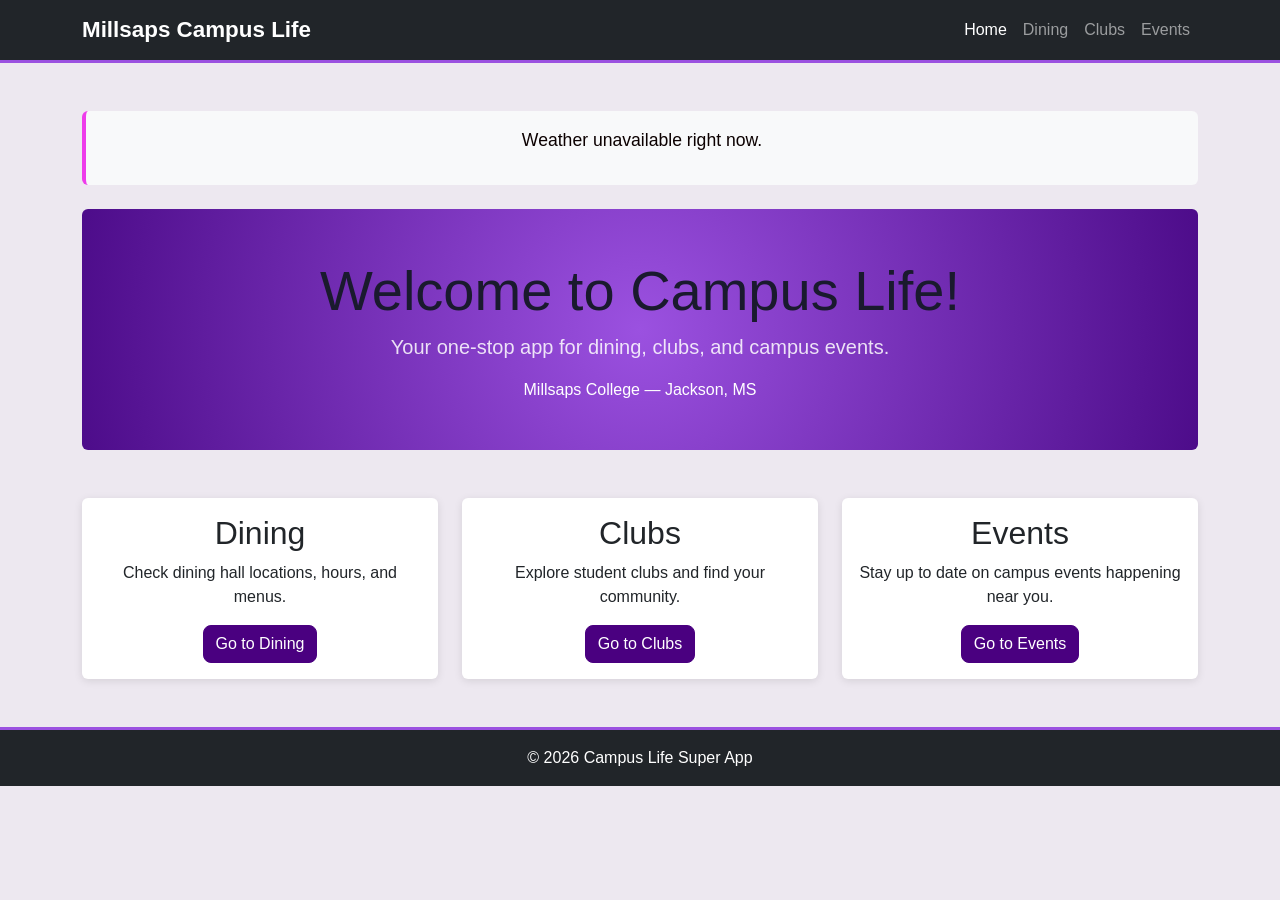
<file: index.html>
<!DOCTYPE html>
<html lang="en">
  <head>
    <meta charset="UTF-8" />
    <meta name="viewport" content="width=device-width, initial-scale=1.0" />
    <title>Millsaps Campus Life Super App</title>

    <!-- this line loads bootstrap css -->
    <link
      href="https://cdn.jsdelivr.net/npm/bootstrap@5.3.0/dist/css/bootstrap.min.css"
      rel="stylesheet"
    />

    <!-- this line loads my custom styles from styles.css -->
    <link rel="stylesheet" href="css/styles.css" />
  </head>

  <body>

    <!-- top nav bar  -->
    <nav class="navbar navbar-expand-lg navbar-dark bg-dark">
      <div class="container">

        <!-- logo and app name -->
        <a class="navbar-brand" href="index.html"> Millsaps Campus Life</a>

        <!-- menu symbol that works on phones -->
        <button
          class="navbar-toggler"
          type="button"
          data-bs-toggle="collapse"
          data-bs-target="#navbarNav"
          aria-controls="navbarNav"
          aria-expanded="false"
          aria-label="Toggle navigation"
        >
          <span class="navbar-toggler-icon"></span>
        </button>

        <!-- home, dining, clubs, events links -->
        <div class="collapse navbar-collapse" id="navbarNav">
          <ul class="navbar-nav ms-auto">
            <li class="nav-item">
              <a class="nav-link active" href="index.html" aria-current="page">Home</a>
            </li>
            <li class="nav-item">
              <a class="nav-link" href="dining.html">Dining</a>
            </li>
            <li class="nav-item">
              <a class="nav-link" href="clubs.html">Clubs</a>
            </li>
            <li class="nav-item">
              <a class="nav-link" href="events.html">Events</a>
            </li>
          </ul>
        </div>

      </div>
    </nav>

    <!-- middle of the page users will see -->
    <main class="container my-5">
        <!-- weather widget so users can see the current weather in jxn this is using api -->
      <div id="weather-widget" class="text-center mb-4 p-3 bg-light rounded">
        <p id="weather-display">Loading weather...</p>
      </div>

      <!-- welcome hero banner -->
       <div id="hero" class="text-center py-5 mb-5 rounded">
        <h1 class="display-4">Welcome to Campus Life!</h1>
         <p class="lead">Your one-stop app for dining, clubs, and campus events.</p>
         <p class="mb-0">Millsaps College — Jackson, MS</p>
        </div>

      <!-- 3 clickable boxes for each feature -->
      <div class="row g-4">

        <div class="col-md-4">
          <div class="card h-100 text-center">
            <div class="card-body">
              <h2 class="card-title">Dining</h2>
              <p class="card-text">Check dining hall locations, hours, and menus.</p>
              <a href="dining.html" class="btn btn-primary">Go to Dining</a>
            </div>
          </div>
        </div>

        <div class="col-md-4">
          <div class="card h-100 text-center">
            <div class="card-body">
              <h2 class="card-title">Clubs</h2>
              <p class="card-text">Explore student clubs and find your community.</p>
              <a href="clubs.html" class="btn btn-primary">Go to Clubs</a>
            </div>
          </div>
        </div>

        <div class="col-md-4">
          <div class="card h-100 text-center">
            <div class="card-body">
              <h2 class="card-title">Events</h2>
              <p class="card-text">Stay up to date on campus events happening near you.</p>
              <a href="events.html" class="btn btn-primary">Go to Events</a>
            </div>
          </div>
        </div>

      </div>
    </main>

    <!-- footer -->
    <footer class="text-center py-3 bg-dark text-white mt-5">
      <p class="mb-0">&copy; 2026 Campus Life Super App</p>
    </footer>

    <!-- makes the phone menu work -->
    <script src="https://cdn.jsdelivr.net/npm/bootstrap@5.3.0/dist/js/bootstrap.bundle.min.js"></script>

    <!-- connects the javascript file main.js -->
    <script src="js/main.js"></script>

  </body>
</html>
</file>
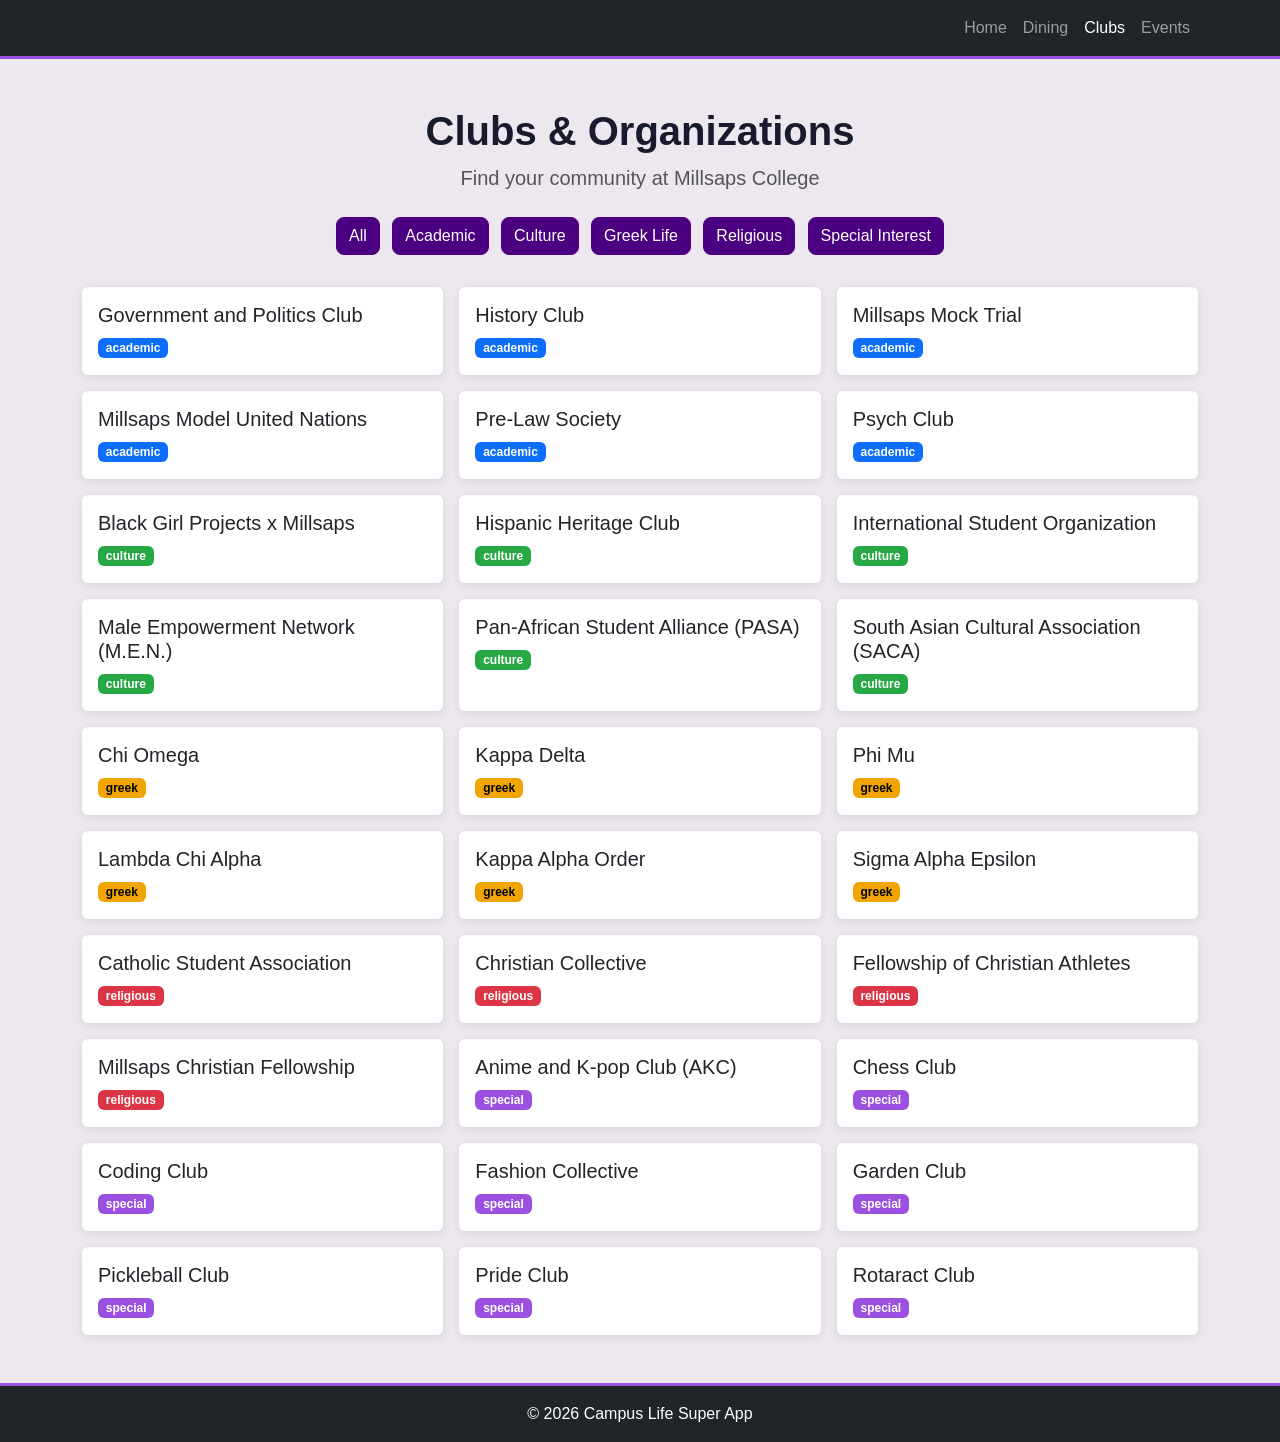
<file: clubs.html>
<!DOCTYPE html>
<html lang="en">
  <head>
    <meta charset="UTF-8" />
    <meta name="viewport" content="width=device-width, initial-scale=1.0" />
    <title>Clubs - Campus Life</title>

    <!-- bootstrap css -->
    <link href="https://cdn.jsdelivr.net/npm/bootstrap@5.3.0/dist/css/bootstrap.min.css" rel="stylesheet" />

    <!-- custom css -->
    <link rel="stylesheet" href="css/styles.css" />
  </head>
  
  <body>

    <!-- navbar -->
    <nav class="navbar navbar-expand-lg navbar-dark bg-dark">
      <div class="container">
        <a class="nav-link active" href="clubs.html" aria-current="page">Clubs</a>
        <button class="navbar-toggler" type="button" data-bs-toggle="collapse" data-bs-target="#navbarNav" aria-controls="navbarNav" aria-expanded="false" aria-label="Toggle navigation">
          <span class="navbar-toggler-icon"></span>
        </button>
        <div class="collapse navbar-collapse" id="navbarNav">
          <ul class="navbar-nav ms-auto">
            <li class="nav-item">
              <a class="nav-link" href="index.html">Home</a>
            </li>
            <li class="nav-item">
              <a class="nav-link" href="dining.html">Dining</a>
            </li>
            <li class="nav-item">
              <a class="nav-link active" href="clubs.html">Clubs</a>
            </li>
            <li class="nav-item">
              <a class="nav-link" href="events.html">Events</a>
            </li>
          </ul>
        </div>
      </div>
    </nav>

    <!-- main content -->
    <main class="container my-5">

      <!-- Clubs heading -->
      <h1 class="text-center mb-2"> Clubs & Organizations</h1>
      <p class="text-center lead mb-4">Find your community at Millsaps College</p>

      <!-- clicking these buttons shows only clubs in that category -->
      <div class="text-center mb-4">
        <button class="btn btn-outline-primary mx-1 mb-2" onclick="filterClubs('all')">All</button>
        <button class="btn btn-outline-primary mx-1 mb-2" onclick="filterClubs('academic')">Academic</button>
        <button class="btn btn-outline-primary mx-1 mb-2" onclick="filterClubs('culture')">Culture</button>
        <button class="btn btn-outline-primary mx-1 mb-2" onclick="filterClubs('greek')">Greek Life</button>
        <button class="btn btn-outline-primary mx-1 mb-2" onclick="filterClubs('religious')">Religious</button>
        <button class="btn btn-outline-primary mx-1 mb-2" onclick="filterClubs('special')">Special Interest</button>
      </div>

      <!-- club cards will show up here when a filter button is clicked -->
      <div id="clubs-container" class="row g-3"></div>

    </main>

    <!-- footer -->
    <footer class="text-center py-3 bg-dark text-white mt-5">
      <p class="mb-0">&copy; 2026 Campus Life Super App</p>
    </footer>

    <!-- bootstrap js -->
    <script src="https://cdn.jsdelivr.net/npm/bootstrap@5.3.0/dist/js/bootstrap.bundle.min.js"></script>

    <!-- custom js -->
    <script src="js/main.js"></script>

  </body>
</html>
</file>
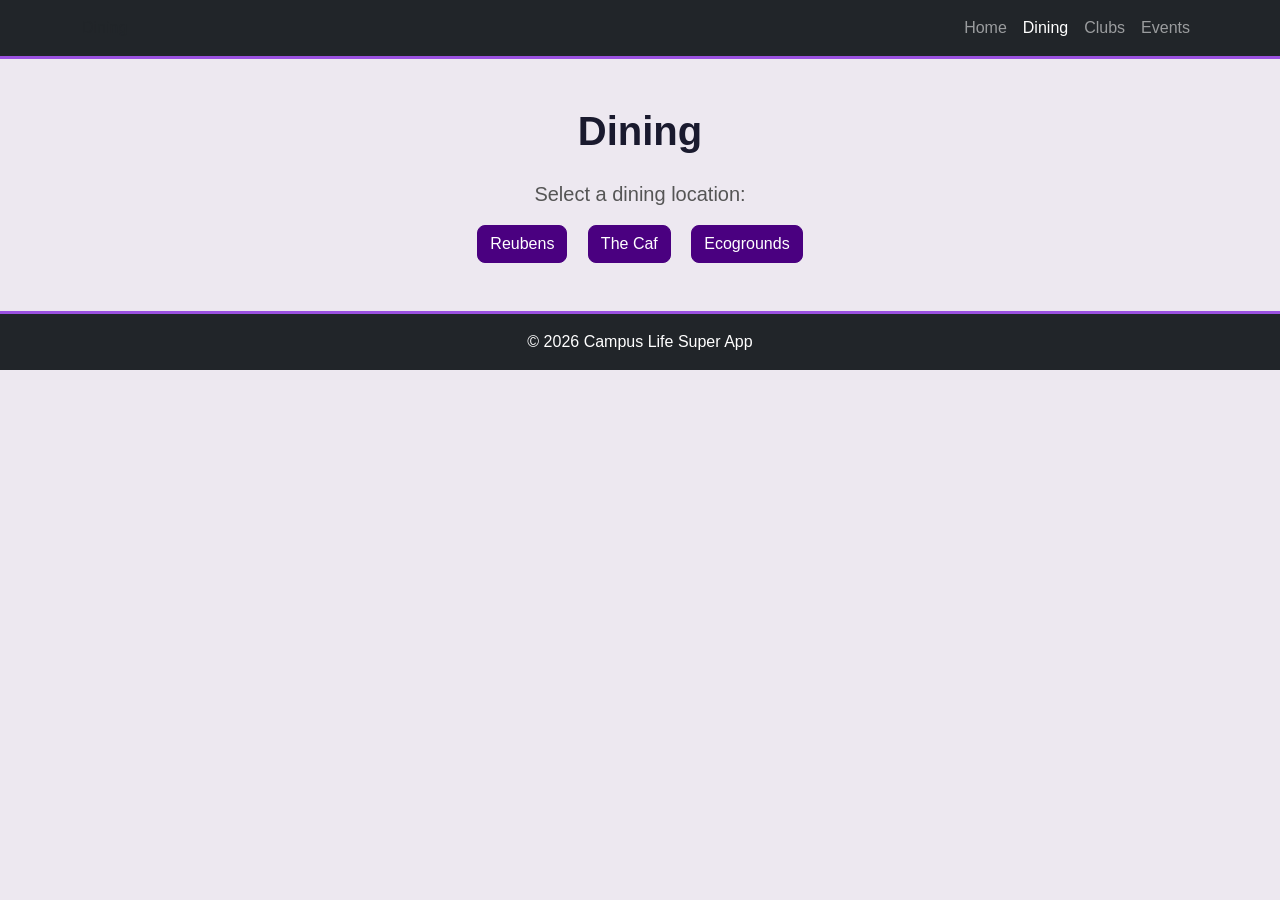
<file: dining.html>
<!DOCTYPE html>
<html lang="en">
  <head>
    <meta charset="UTF-8" />
    <meta name="viewport" content="width=device-width, initial-scale=1.0" />
    <title>Dining - Campus Life</title>

    <!--  this line loads bootstrap css -->

    <link href="https://cdn.jsdelivr.net/npm/bootstrap@5.3.0/dist/css/bootstrap.min.css" rel="stylesheet" />

    <!-- this line loads my custom styles from styles.css (this will be the same for every page so I won't keep repeating this comment) -->
    <link rel="stylesheet" href="css/styles.css" />
  </head>

  <body>

    <!-- navbar (also same on every page) -->
    <nav class="navbar navbar-expand-lg navbar-dark bg-dark">
      <div class="container">
        <a class="nav-link active" href="dining.html" aria-current="page">Dining</a>
        <button class="navbar-toggler" type="button" data-bs-toggle="collapse" data-bs-target="#navbarNav" aria-controls="navbarNav" aria-expanded="false" aria-label="Toggle navigation">
          <span class="navbar-toggler-icon"></span>
        </button>
        <div class="collapse navbar-collapse" id="navbarNav">
          <ul class="navbar-nav ms-auto">
            <li class="nav-item">
              <a class="nav-link" href="index.html">Home</a>
            </li>
            <li class="nav-item">
              <a class="nav-link active" href="dining.html">Dining</a>
            </li>
            <li class="nav-item">
              <a class="nav-link" href="clubs.html">Clubs</a>
            </li>
            <li class="nav-item">
              <a class="nav-link" href="events.html">Events</a>
            </li>
          </ul>
        </div>
      </div>
    </nav>

    <!-- what user sees -->
    <main class="container my-5">

      <!-- "Dining" heading -->
      <h1 class="text-center mb-4"> Dining</h1>

      <!-- location buttons, so clicking these shows that location's info -->
      <div class="text-center mb-4">
        <p class="lead">Select a dining location:</p>
        <button class="btn btn-primary mx-2" onclick="showLocation('reubens')">Reubens</button>
        <button class="btn btn-primary mx-2" onclick="showLocation('caf')">The Caf</button>
        <button class="btn btn-primary mx-2" onclick="showLocation('ecogrounds')">Ecogrounds</button>
      </div>

      <!-- blank until button is clicked -->
      <div id="location-info" class="mt-4"></div>

    </main>

    <!-- footer -->
    <footer class="text-center py-3 bg-dark text-white mt-5">
      <p class="mb-0">&copy; 2026 Campus Life Super App</p>
    </footer>

    <!-- same on every page -->
    <script src="https://cdn.jsdelivr.net/npm/bootstrap@5.3.0/dist/js/bootstrap.bundle.min.js"></script>

    <!-- same on every page -->
    <script src="js/main.js"></script>

  </body>
</html>
</file>
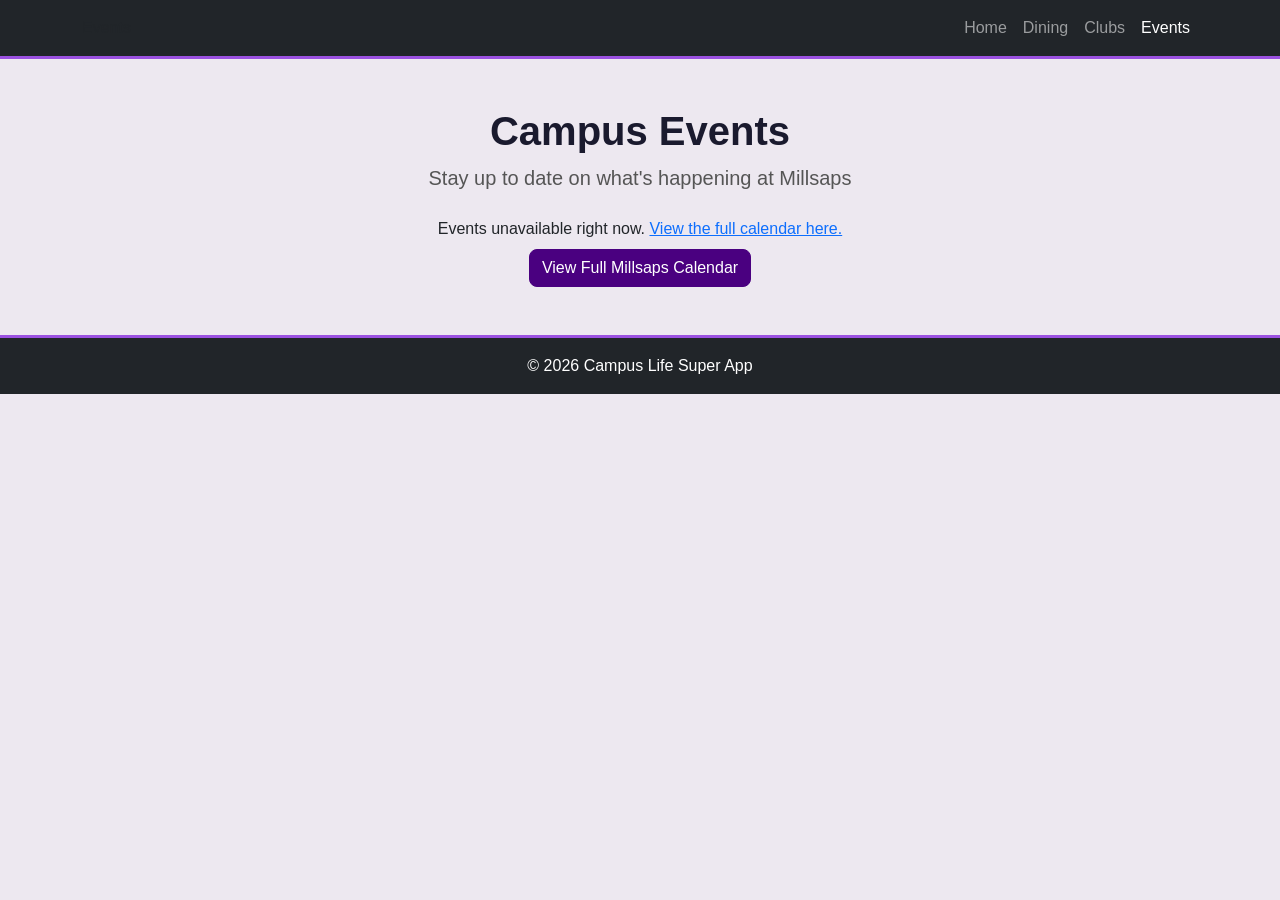
<file: events.html>
<!DOCTYPE html>
<html lang="en">
  <head>
    <meta charset="UTF-8" />
    <meta name="viewport" content="width=device-width, initial-scale=1.0" />
    <title>Events - Campus Life</title>

    <!-- bootstrap css -->
    <link href="https://cdn.jsdelivr.net/npm/bootstrap@5.3.0/dist/css/bootstrap.min.css" rel="stylesheet" />

    <!-- custom css -->
    <link rel="stylesheet" href="css/styles.css" />
  </head>

  <body>

    <!-- navbar -->
    <nav class="navbar navbar-expand-lg navbar-dark bg-dark">
      <div class="container">
        <a class="nav-link active" href="events.html" aria-current="page">Events</a>
        <button class="navbar-toggler" type="button" data-bs-toggle="collapse" data-bs-target="#navbarNav" aria-controls="navbarNav" aria-expanded="false" aria-label="Toggle navigation">
          <span class="navbar-toggler-icon"></span>
        </button>
        <div class="collapse navbar-collapse" id="navbarNav">
          <ul class="navbar-nav ms-auto">
            <li class="nav-item">
              <a class="nav-link" href="index.html">Home</a>
            </li>
            <li class="nav-item">
              <a class="nav-link" href="dining.html">Dining</a>
            </li>
            <li class="nav-item">
              <a class="nav-link" href="clubs.html">Clubs</a>
            </li>
            <li class="nav-item">
              <a class="nav-link active" href="events.html">Events</a>
            </li>
          </ul>
        </div>
      </div>
    </nav>

    <!-- main content -->
    <main class="container my-5">

      <!-- Campus Events heading -->
      <h1 class="text-center mb-2"> Campus Events</h1>
      <p class="text-center lead mb-4">Stay up to date on what's happening at Millsaps</p>

      <!-- loading message shown while events are being fetched from the API -->
      <div id="loading" class="text-center">
        <p>Loading events...</p>
      </div>

      <!-- event cards will appear here once the API loads them -->
      <div id="events-container" class="row g-3"></div>

      <!-- link to the full Millsaps calendar -->
      <div class="text-center mt-4">
        <a href="https://calendar.millsaps.edu" target="_blank" class="btn btn-primary">
          View Full Millsaps Calendar
        </a>
      </div>

    </main>

    <!-- footer -->
    <footer class="text-center py-3 bg-dark text-white mt-5">
      <p class="mb-0">&copy; 2026 Campus Life Super App</p>
    </footer>

    <!-- bootstrap js -->
    <script src="https://cdn.jsdelivr.net/npm/bootstrap@5.3.0/dist/js/bootstrap.bundle.min.js"></script>

    <!-- custom js -->
    <script src="js/main.js"></script>

  </body>
</html>
</file>
<file: css/styles.css>
/* styles apply to every page */
body {
  font-family: 'Segoe UI', Tahoma, Geneva, Verdana, sans-serif;
  background-color: #e7e1ebbe;
}

/* purple bottom border to the navbar */
.navbar {
  border-bottom: 3px solid #9b51e0;
}

/* makes the logo text bold and slightly bigger */
.navbar-brand {
  font-weight: bold;
  font-size: 1.4rem;
}

/* styles the main heading on each page */
h1 {
  font-weight: bold;
  color: #1a1a2e;
}

/* styles the subtitle text under each heading */
.lead {
  color: #555;
}

/* adds a shadow and hover lift effect to every card */
.card {
  transition: transform 0.2s;
  border: none;
  box-shadow: 0 2px 8px rgba(0, 0, 0, 0.1);
}

.card:hover {
  transform: translateY(-5px);
}

/* makes all primary buttons rounded with a custom blue color */

/* Millsaps purple and white button colors */
.btn-primary {
  border-radius: 8px;
  background-color: #4a0080;
  border-color: #4a0080;
  color: white;
}

.btn-primary:hover {
  background-color: #ffffff;
  border-color: #4a0080;
  color: #4a0080;
}

/* styles the weather widget on the home page */
#weather-widget {
  background-color: #ffffff;
  border-left: 4px solid #ee3ceb;
  font-size: 1.1rem;
  color: #0c0000;
}

/* adds a purple top border to the footer */
footer {
  border-top: 3px solid #9b51e0;
}

/* responsive styles for phones and tablets */
@media (max-width: 768px) {

  /* makes the page title smaller on phones */
  h1 {
    font-size: 1.8rem;
  }

  /* stacks cards with spacing on phones */
  .card {
    margin-bottom: 1rem;
  }
}

/* hero banner on the home page */
#hero {
    background: radial-gradient(circle, #9b51e0 0%, #4d0c8a 100%);
  color: white;
  padding: 70px 30px
}

/* makes the lead text under the hero title white too */
#hero .lead {
  color: rgba(255, 255, 255, 0.85);
}

/* different color badges for each club category */
.badge.bg-primary {
  background-color: #6c757d !important;
}

.badge[data-category="academic"] {
  background-color: #0d6efd !important;
}

.badge[data-category="culture"] {
  background-color: #28a745 !important;
}

.badge[data-category="greek"] {
  background-color: #f0a500 !important;
  color: #000 !important;
}

.badge[data-category="religious"] {
  background-color: #dc3545 !important;
}

.badge[data-category="special"] {
  background-color: #9b51e0 !important;
}

/* Millsaps purple for outline buttons (used on clubs page) */
.btn-outline-primary {
  border-radius: 8px;
  background-color: #4a0080;
  border-color: #4a0080;
  color: white;
}

.btn-outline-primary:hover{
  background-color: #ffffff;
  border-color: #4a0080;
  color: #4a0080;
}
</file>
